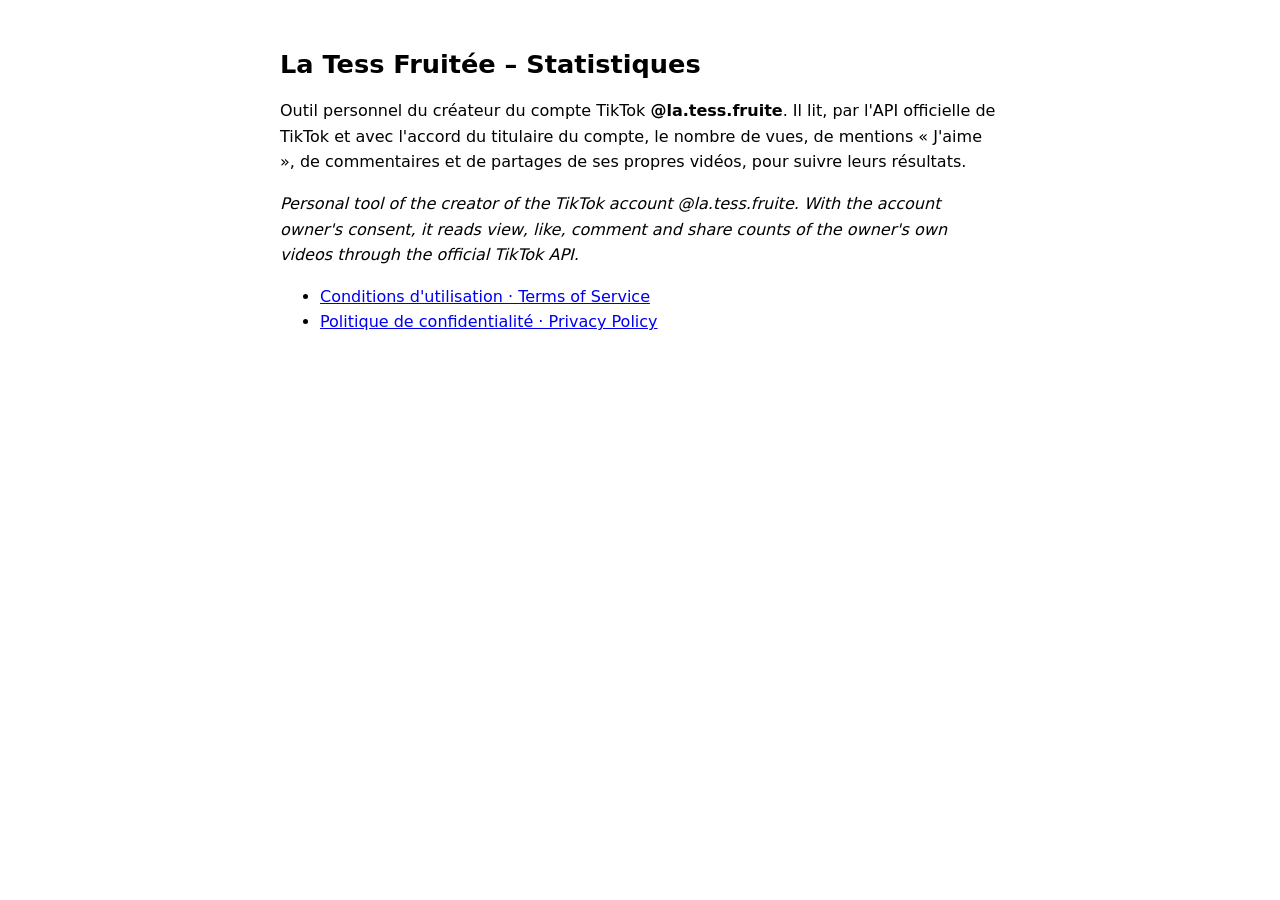
<file: index.html>
<!doctype html>
<html lang="fr">
<head>
<meta charset="utf-8">
<meta name="viewport" content="width=device-width, initial-scale=1">
<title>La Tess Fruitée – Statistiques</title>
<link rel="stylesheet" href="style.css">
</head>
<body>
<main>
  <h1>La Tess Fruitée – Statistiques</h1>
  <p>Outil personnel du créateur du compte TikTok <strong>@la.tess.fruite</strong>. Il lit, par l'API officielle de
    TikTok et avec l'accord du titulaire du compte, le nombre de vues, de mentions « J'aime », de commentaires et de
    partages de ses propres vidéos, pour suivre leurs résultats.</p>
  <p><em>Personal tool of the creator of the TikTok account @la.tess.fruite. With the account owner's consent, it
    reads view, like, comment and share counts of the owner's own videos through the official TikTok API.</em></p>
  <ul>
    <li><a href="conditions.html">Conditions d'utilisation · Terms of Service</a></li>
    <li><a href="confidentialite.html">Politique de confidentialité · Privacy Policy</a></li>
  </ul>
</main>
</body>
</html>
</file>
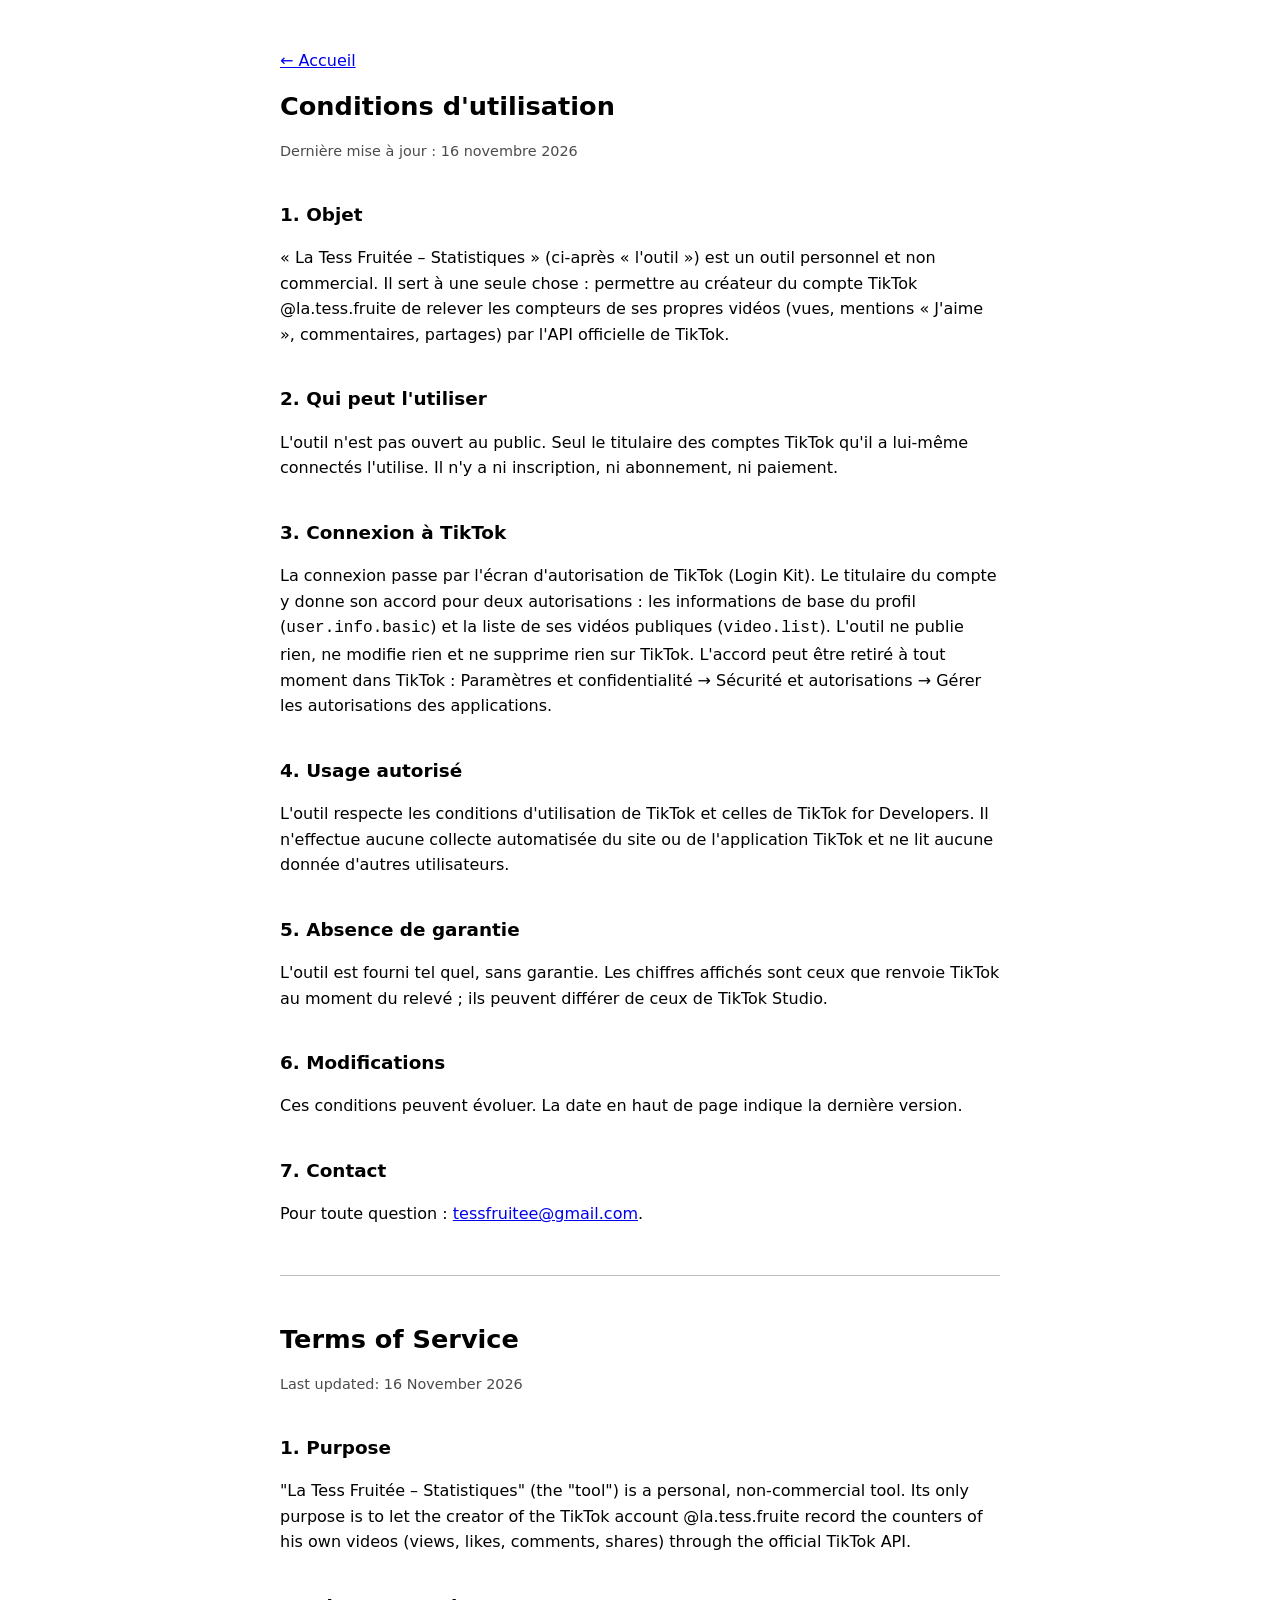
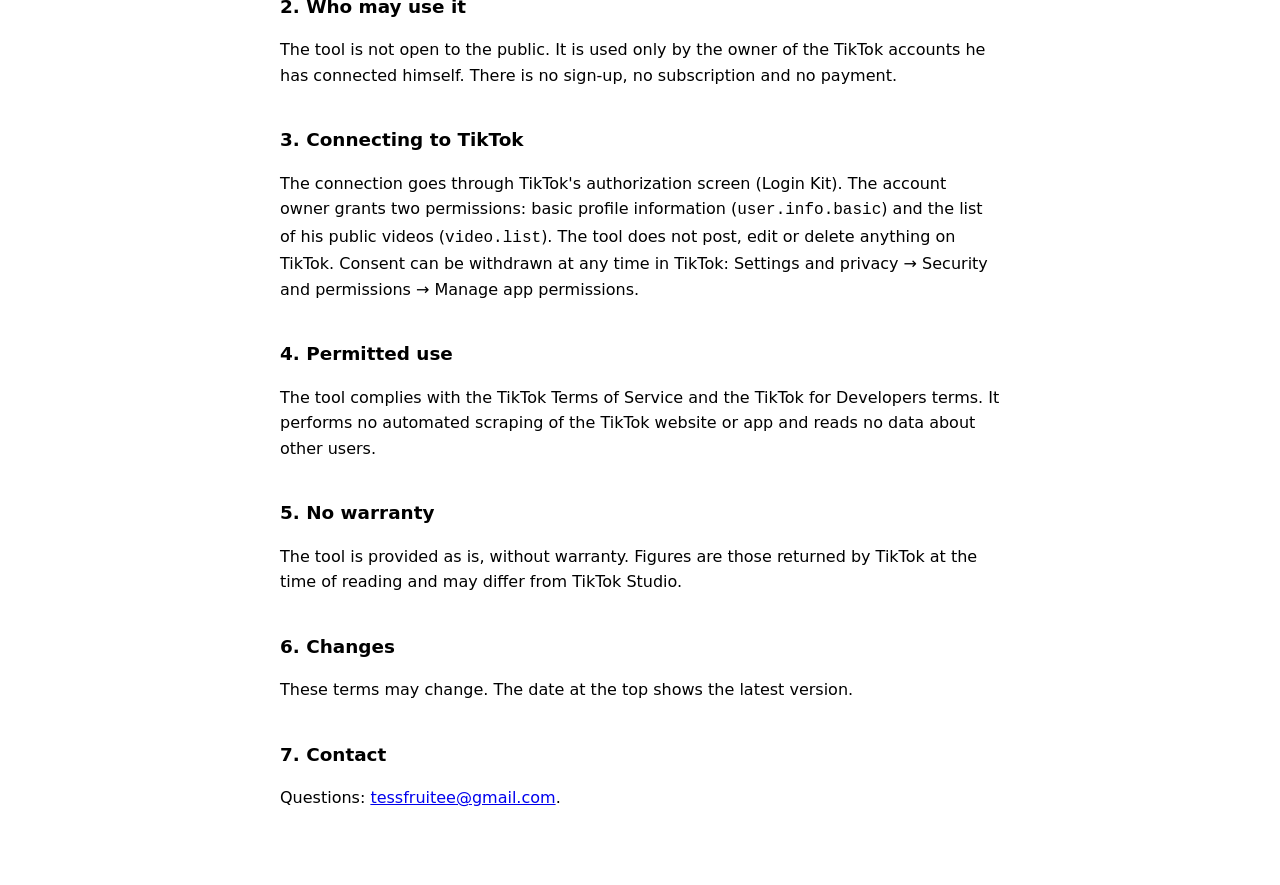
<file: conditions.html>
<!doctype html>
<html lang="fr">
<head>
<meta charset="utf-8">
<meta name="viewport" content="width=device-width, initial-scale=1">
<title>Conditions d'utilisation – La Tess Fruitée – Statistiques</title>
<link rel="stylesheet" href="style.css">
</head>
<body>
<main>
  <p><a href="index.html">← Accueil</a></p>
  <h1>Conditions d'utilisation</h1>
  <p class="maj">Dernière mise à jour : 16 novembre 2026</p>

  <h2>1. Objet</h2>
  <p>« La Tess Fruitée – Statistiques » (ci-après « l'outil ») est un outil personnel et non commercial. Il sert à
    une seule chose : permettre au créateur du compte TikTok @la.tess.fruite de relever les compteurs de ses propres
    vidéos (vues, mentions « J'aime », commentaires, partages) par l'API officielle de TikTok.</p>

  <h2>2. Qui peut l'utiliser</h2>
  <p>L'outil n'est pas ouvert au public. Seul le titulaire des comptes TikTok qu'il a lui-même connectés l'utilise.
    Il n'y a ni inscription, ni abonnement, ni paiement.</p>

  <h2>3. Connexion à TikTok</h2>
  <p>La connexion passe par l'écran d'autorisation de TikTok (Login Kit). Le titulaire du compte y donne son accord
    pour deux autorisations : les informations de base du profil (<code>user.info.basic</code>) et la liste de ses
    vidéos publiques (<code>video.list</code>). L'outil ne publie rien, ne modifie rien et ne supprime rien sur
    TikTok. L'accord peut être retiré à tout moment dans TikTok : Paramètres et confidentialité → Sécurité et
    autorisations → Gérer les autorisations des applications.</p>

  <h2>4. Usage autorisé</h2>
  <p>L'outil respecte les conditions d'utilisation de TikTok et celles de TikTok for Developers. Il n'effectue
    aucune collecte automatisée du site ou de l'application TikTok et ne lit aucune donnée d'autres utilisateurs.</p>

  <h2>5. Absence de garantie</h2>
  <p>L'outil est fourni tel quel, sans garantie. Les chiffres affichés sont ceux que renvoie TikTok au moment du
    relevé ; ils peuvent différer de ceux de TikTok Studio.</p>

  <h2>6. Modifications</h2>
  <p>Ces conditions peuvent évoluer. La date en haut de page indique la dernière version.</p>

  <h2>7. Contact</h2>
  <p>Pour toute question : <a href="mailto:tessfruitee@gmail.com">tessfruitee@gmail.com</a>.</p>

  <hr>

  <h1 lang="en">Terms of Service</h1>
  <div lang="en">
  <p class="maj">Last updated: 16 November 2026</p>

  <h2>1. Purpose</h2>
  <p>"La Tess Fruitée – Statistiques" (the "tool") is a personal, non-commercial tool. Its only purpose is to let
    the creator of the TikTok account @la.tess.fruite record the counters of his own videos (views, likes, comments,
    shares) through the official TikTok API.</p>

  <h2>2. Who may use it</h2>
  <p>The tool is not open to the public. It is used only by the owner of the TikTok accounts he has connected
    himself. There is no sign-up, no subscription and no payment.</p>

  <h2>3. Connecting to TikTok</h2>
  <p>The connection goes through TikTok's authorization screen (Login Kit). The account owner grants two
    permissions: basic profile information (<code>user.info.basic</code>) and the list of his public videos
    (<code>video.list</code>). The tool does not post, edit or delete anything on TikTok. Consent can be withdrawn
    at any time in TikTok: Settings and privacy → Security and permissions → Manage app permissions.</p>

  <h2>4. Permitted use</h2>
  <p>The tool complies with the TikTok Terms of Service and the TikTok for Developers terms. It performs no
    automated scraping of the TikTok website or app and reads no data about other users.</p>

  <h2>5. No warranty</h2>
  <p>The tool is provided as is, without warranty. Figures are those returned by TikTok at the time of reading and
    may differ from TikTok Studio.</p>

  <h2>6. Changes</h2>
  <p>These terms may change. The date at the top shows the latest version.</p>

  <h2>7. Contact</h2>
  <p>Questions: <a href="mailto:tessfruitee@gmail.com">tessfruitee@gmail.com</a>.</p>
  </div>
</main>
</body>
</html>
</file>
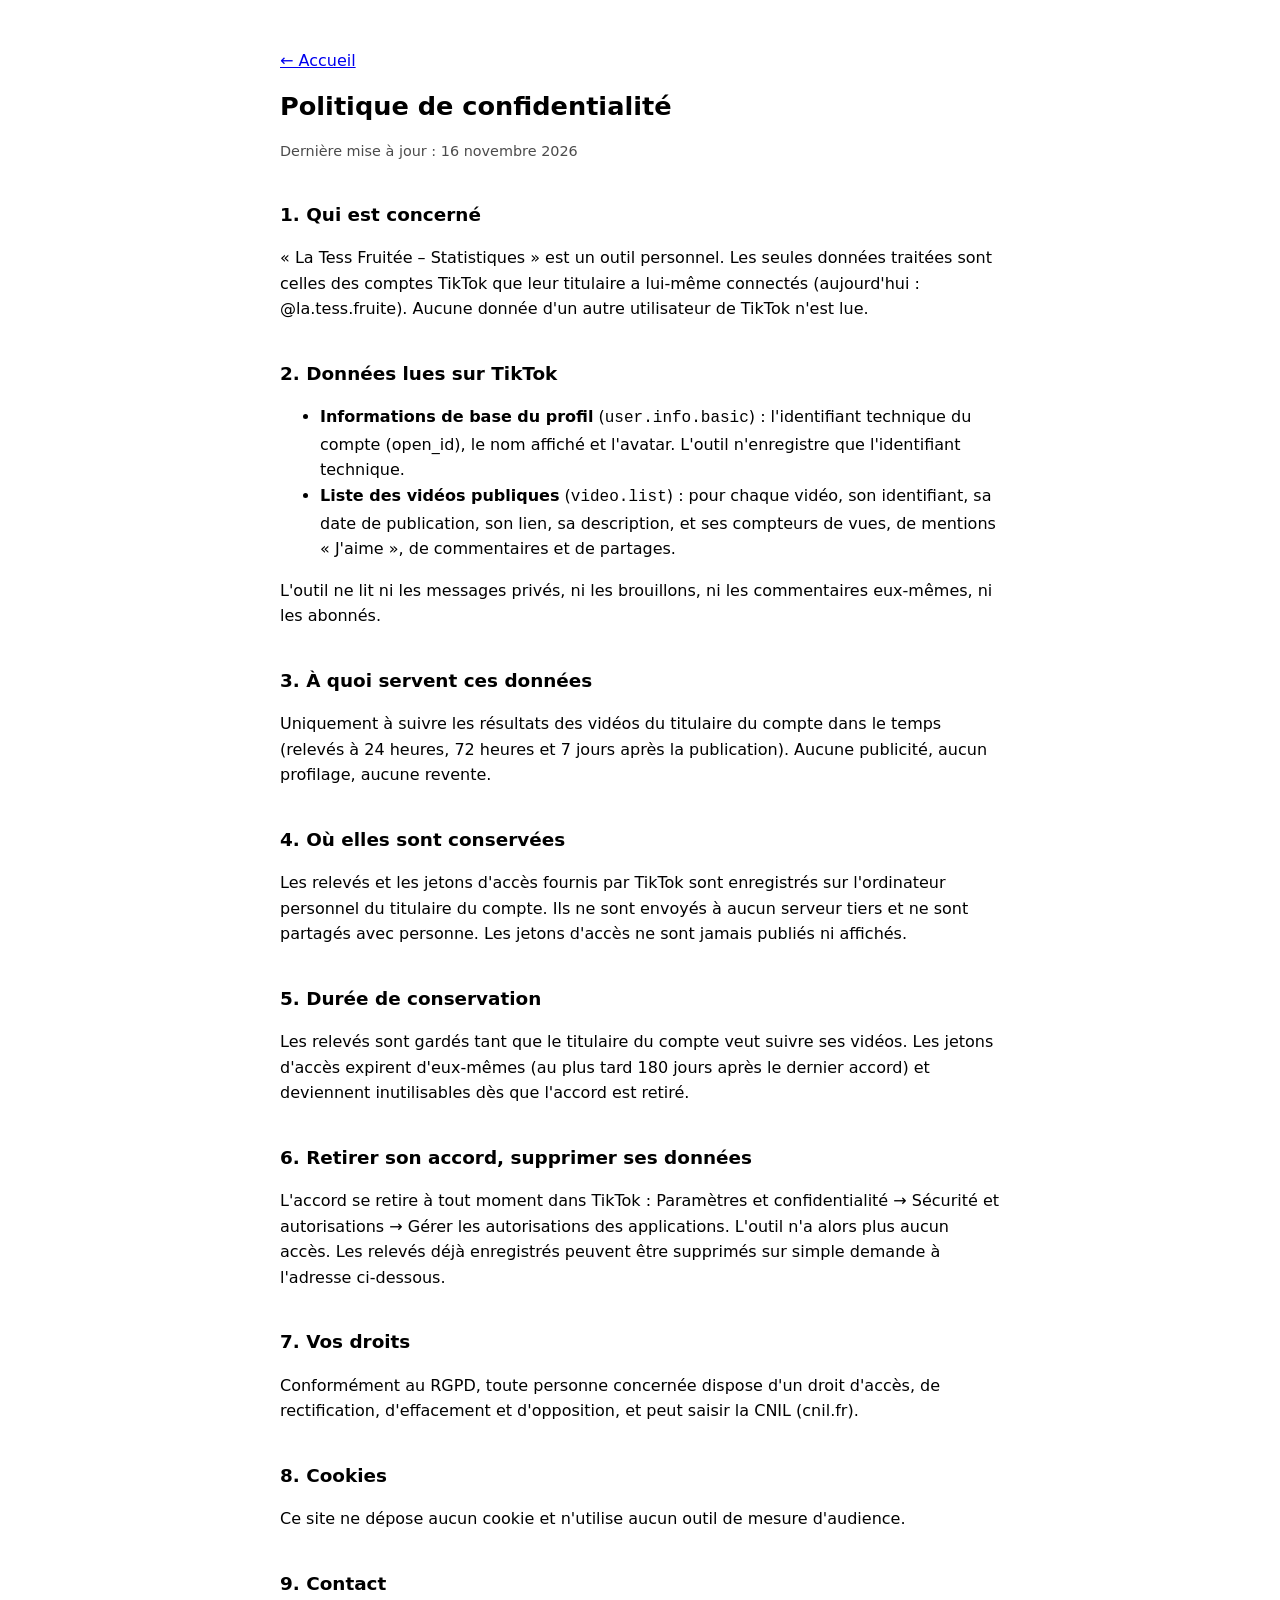
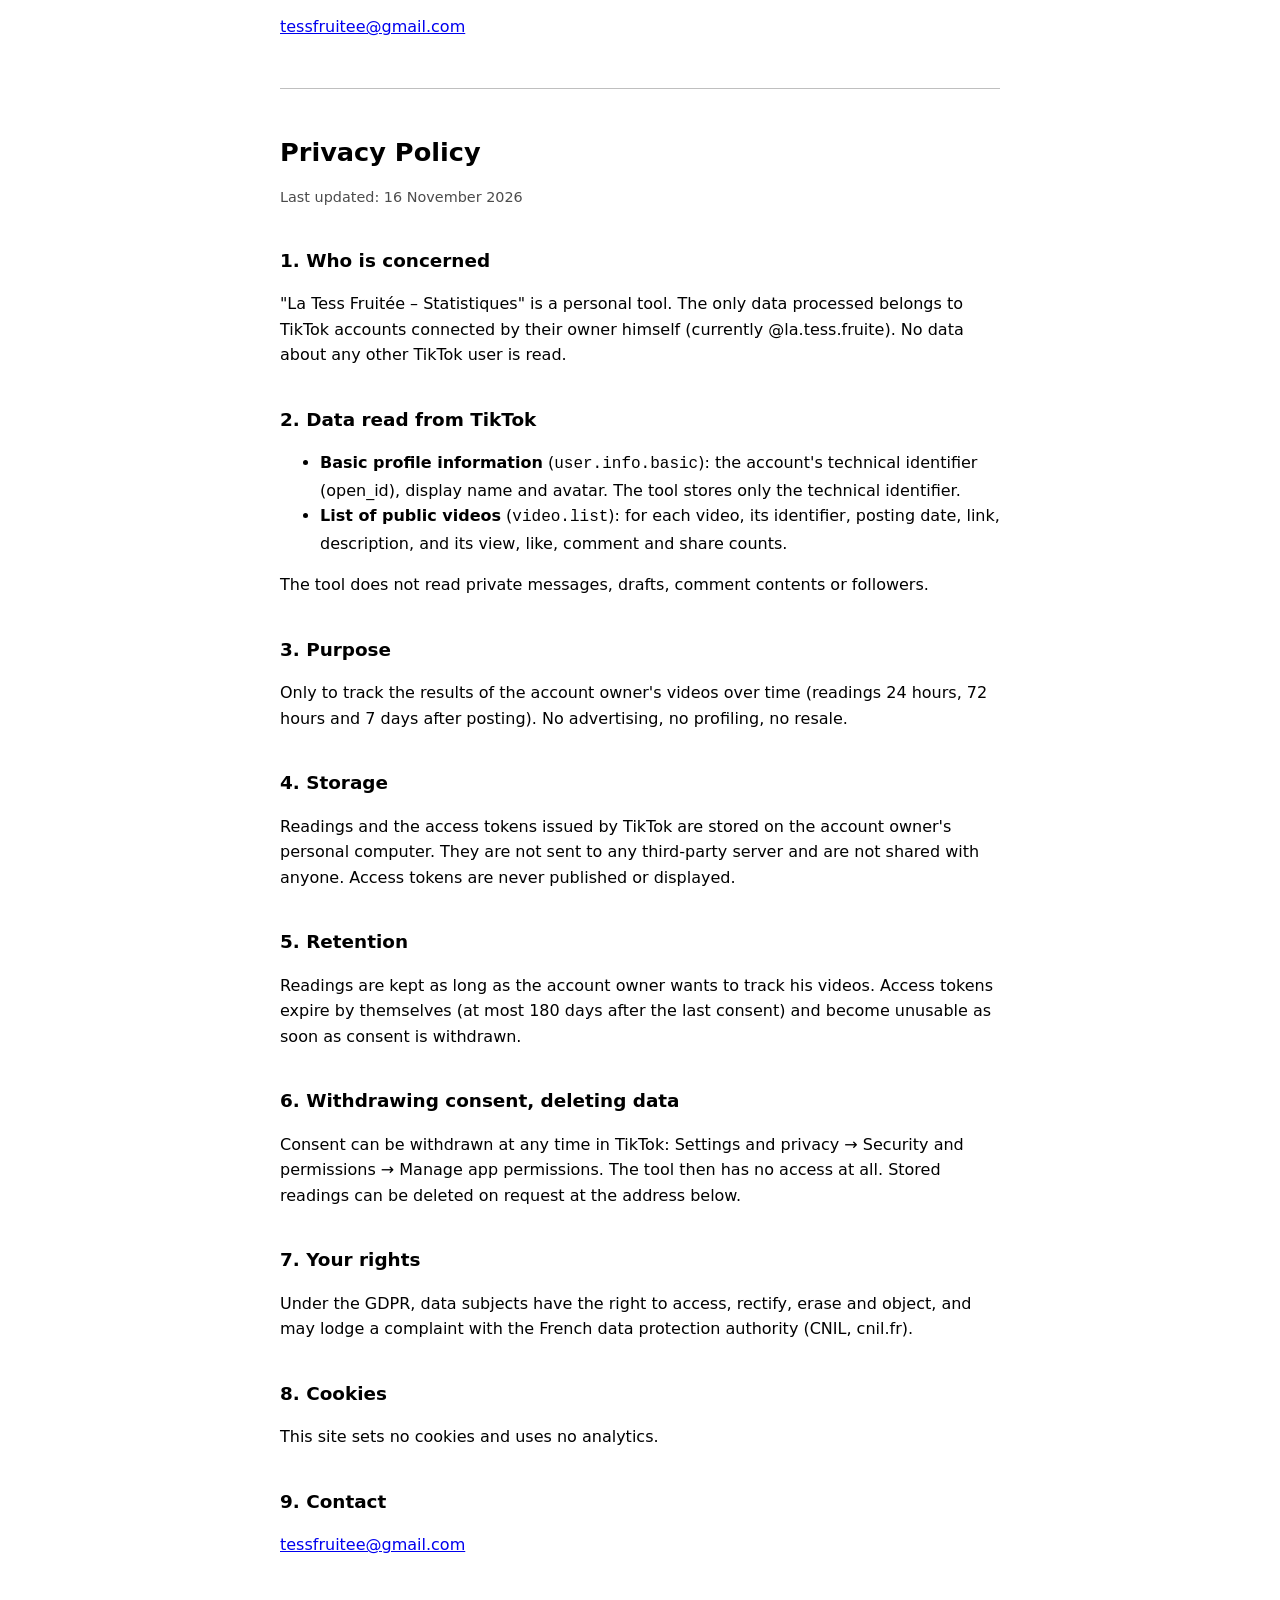
<file: confidentialite.html>
<!doctype html>
<html lang="fr">
<head>
<meta charset="utf-8">
<meta name="viewport" content="width=device-width, initial-scale=1">
<title>Politique de confidentialité – La Tess Fruitée – Statistiques</title>
<link rel="stylesheet" href="style.css">
</head>
<body>
<main>
  <p><a href="index.html">← Accueil</a></p>
  <h1>Politique de confidentialité</h1>
  <p class="maj">Dernière mise à jour : 16 novembre 2026</p>

  <h2>1. Qui est concerné</h2>
  <p>« La Tess Fruitée – Statistiques » est un outil personnel. Les seules données traitées sont celles des comptes
    TikTok que leur titulaire a lui-même connectés (aujourd'hui : @la.tess.fruite). Aucune donnée d'un autre
    utilisateur de TikTok n'est lue.</p>

  <h2>2. Données lues sur TikTok</h2>
  <ul>
    <li><strong>Informations de base du profil</strong> (<code>user.info.basic</code>) : l'identifiant technique du
      compte (open_id), le nom affiché et l'avatar. L'outil n'enregistre que l'identifiant technique.</li>
    <li><strong>Liste des vidéos publiques</strong> (<code>video.list</code>) : pour chaque vidéo, son identifiant,
      sa date de publication, son lien, sa description, et ses compteurs de vues, de mentions « J'aime », de
      commentaires et de partages.</li>
  </ul>
  <p>L'outil ne lit ni les messages privés, ni les brouillons, ni les commentaires eux-mêmes, ni les abonnés.</p>

  <h2>3. À quoi servent ces données</h2>
  <p>Uniquement à suivre les résultats des vidéos du titulaire du compte dans le temps (relevés à 24 heures,
    72 heures et 7 jours après la publication). Aucune publicité, aucun profilage, aucune revente.</p>

  <h2>4. Où elles sont conservées</h2>
  <p>Les relevés et les jetons d'accès fournis par TikTok sont enregistrés sur l'ordinateur personnel du titulaire
    du compte. Ils ne sont envoyés à aucun serveur tiers et ne sont partagés avec personne. Les jetons d'accès ne
    sont jamais publiés ni affichés.</p>

  <h2>5. Durée de conservation</h2>
  <p>Les relevés sont gardés tant que le titulaire du compte veut suivre ses vidéos. Les jetons d'accès expirent
    d'eux-mêmes (au plus tard 180 jours après le dernier accord) et deviennent inutilisables dès que l'accord est retiré.</p>

  <h2>6. Retirer son accord, supprimer ses données</h2>
  <p>L'accord se retire à tout moment dans TikTok : Paramètres et confidentialité → Sécurité et autorisations →
    Gérer les autorisations des applications. L'outil n'a alors plus aucun accès. Les relevés déjà enregistrés
    peuvent être supprimés sur simple demande à l'adresse ci-dessous.</p>

  <h2>7. Vos droits</h2>
  <p>Conformément au RGPD, toute personne concernée dispose d'un droit d'accès, de rectification, d'effacement et
    d'opposition, et peut saisir la CNIL (cnil.fr).</p>

  <h2>8. Cookies</h2>
  <p>Ce site ne dépose aucun cookie et n'utilise aucun outil de mesure d'audience.</p>

  <h2>9. Contact</h2>
  <p><a href="mailto:tessfruitee@gmail.com">tessfruitee@gmail.com</a></p>

  <hr>

  <h1 lang="en">Privacy Policy</h1>
  <div lang="en">
  <p class="maj">Last updated: 16 November 2026</p>

  <h2>1. Who is concerned</h2>
  <p>"La Tess Fruitée – Statistiques" is a personal tool. The only data processed belongs to TikTok accounts
    connected by their owner himself (currently @la.tess.fruite). No data about any other TikTok user is read.</p>

  <h2>2. Data read from TikTok</h2>
  <ul>
    <li><strong>Basic profile information</strong> (<code>user.info.basic</code>): the account's technical
      identifier (open_id), display name and avatar. The tool stores only the technical identifier.</li>
    <li><strong>List of public videos</strong> (<code>video.list</code>): for each video, its identifier, posting
      date, link, description, and its view, like, comment and share counts.</li>
  </ul>
  <p>The tool does not read private messages, drafts, comment contents or followers.</p>

  <h2>3. Purpose</h2>
  <p>Only to track the results of the account owner's videos over time (readings 24 hours, 72 hours and 7 days
    after posting). No advertising, no profiling, no resale.</p>

  <h2>4. Storage</h2>
  <p>Readings and the access tokens issued by TikTok are stored on the account owner's personal computer. They are
    not sent to any third-party server and are not shared with anyone. Access tokens are never published or
    displayed.</p>

  <h2>5. Retention</h2>
  <p>Readings are kept as long as the account owner wants to track his videos. Access tokens expire by themselves
    (at most 180 days after the last consent) and become unusable as soon as consent is withdrawn.</p>

  <h2>6. Withdrawing consent, deleting data</h2>
  <p>Consent can be withdrawn at any time in TikTok: Settings and privacy → Security and permissions → Manage app
    permissions. The tool then has no access at all. Stored readings can be deleted on request at the address
    below.</p>

  <h2>7. Your rights</h2>
  <p>Under the GDPR, data subjects have the right to access, rectify, erase and object, and may lodge a complaint
    with the French data protection authority (CNIL, cnil.fr).</p>

  <h2>8. Cookies</h2>
  <p>This site sets no cookies and uses no analytics.</p>

  <h2>9. Contact</h2>
  <p><a href="mailto:tessfruitee@gmail.com">tessfruitee@gmail.com</a></p>
  </div>
</main>
</body>
</html>
</file>
<file: style.css>
:root { color-scheme: light dark; }
body { margin: 0; font: 16px/1.6 system-ui, -apple-system, "Segoe UI", sans-serif; }
main { max-width: 720px; margin: 0 auto; padding: 32px 16px 64px; }
h1 { font-size: 1.6rem; line-height: 1.25; }
h2 { font-size: 1.15rem; margin-top: 2em; }
.maj { opacity: .7; font-size: .9rem; }
hr { margin: 3em 0; border: 0; border-top: 1px solid currentColor; opacity: .25; }
</file>
